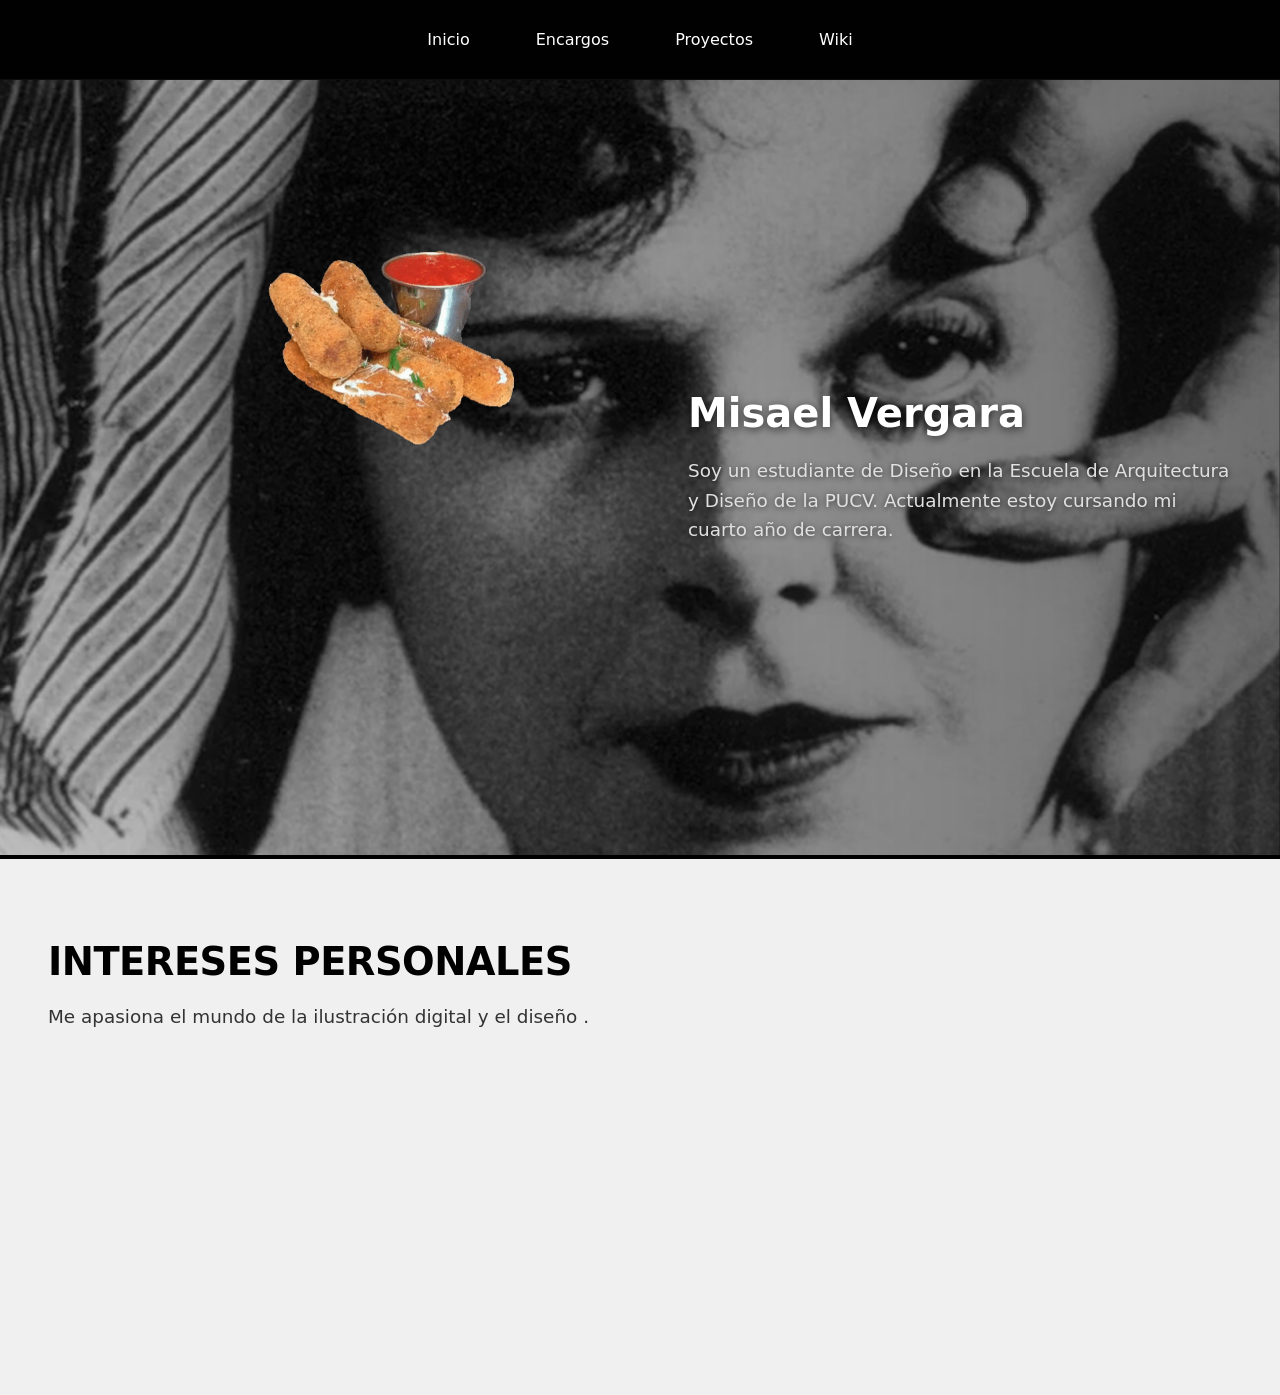
<file: index.html>
<!DOCTYPE html>
<html lang="es">
<head>
    <meta charset="UTF-8">
    <meta name="viewport" content="width=device-width, initial-scale=1.0">
    <title>Misael Vergara - Landing</title>
    <link rel="stylesheet" href="style.css">
</head>
<body>

    <div id="splash-screen" class="splash-screen"></div>

    <!-- Header / Barra de navegación -->
    <header class="header">
        <nav class="nav-buttons">
            <a href="index.html" class="nav-btn">Inicio</a>
            <a href="encargos.html" class="nav-btn">Encargos</a>
            <a href="proyectos.html" class="nav-btn">Proyectos</a>
            <a href="https://wiki.ead.pucv.cl/Misael_Vergara" class="nav-btn" target="_blank" rel="noopener noreferrer">Wiki</a>
        </nav>
    </header>

    <!-- Sección principal / Hero con parallax y blur en imagen de fondo -->
    <main class="main-section">
        <!-- Imagen de fondo que cubre todo el ancho y alto -->
        <img class="hero-bg-img" src="assets/fondo.jpg" alt="Fondo" onerror="this.style.display='none'">
        
        <!-- Capa de superposición para contraste -->
        <div class="hero-overlay"></div>

        <!-- Contenido principal situado sobre el fondo -->
        <div class="hero-content">
            <img class="hero-gif" src="assets/gif.gif" alt="Logo" onerror="this.style.display='none'">
            <div class="text-container">
                <h2>Misael Vergara</h2>
                <p>
                    Soy un estudiante de Diseño en la Escuela de Arquitectura y Diseño de la PUCV. Actualmente estoy cursando mi cuarto año de carrera.
                </p>
            </div>
        </div>
    </main>


    <section class="content-section">
        <div class="content-container">
            <h3>Intereses personales</h3>
            <p>
                Me apasiona el mundo de la ilustración digital y el diseño .
            </p>
        </div>
    </section>

    <script type="module" src="script.js"></script>
</body>
</html>
</file>
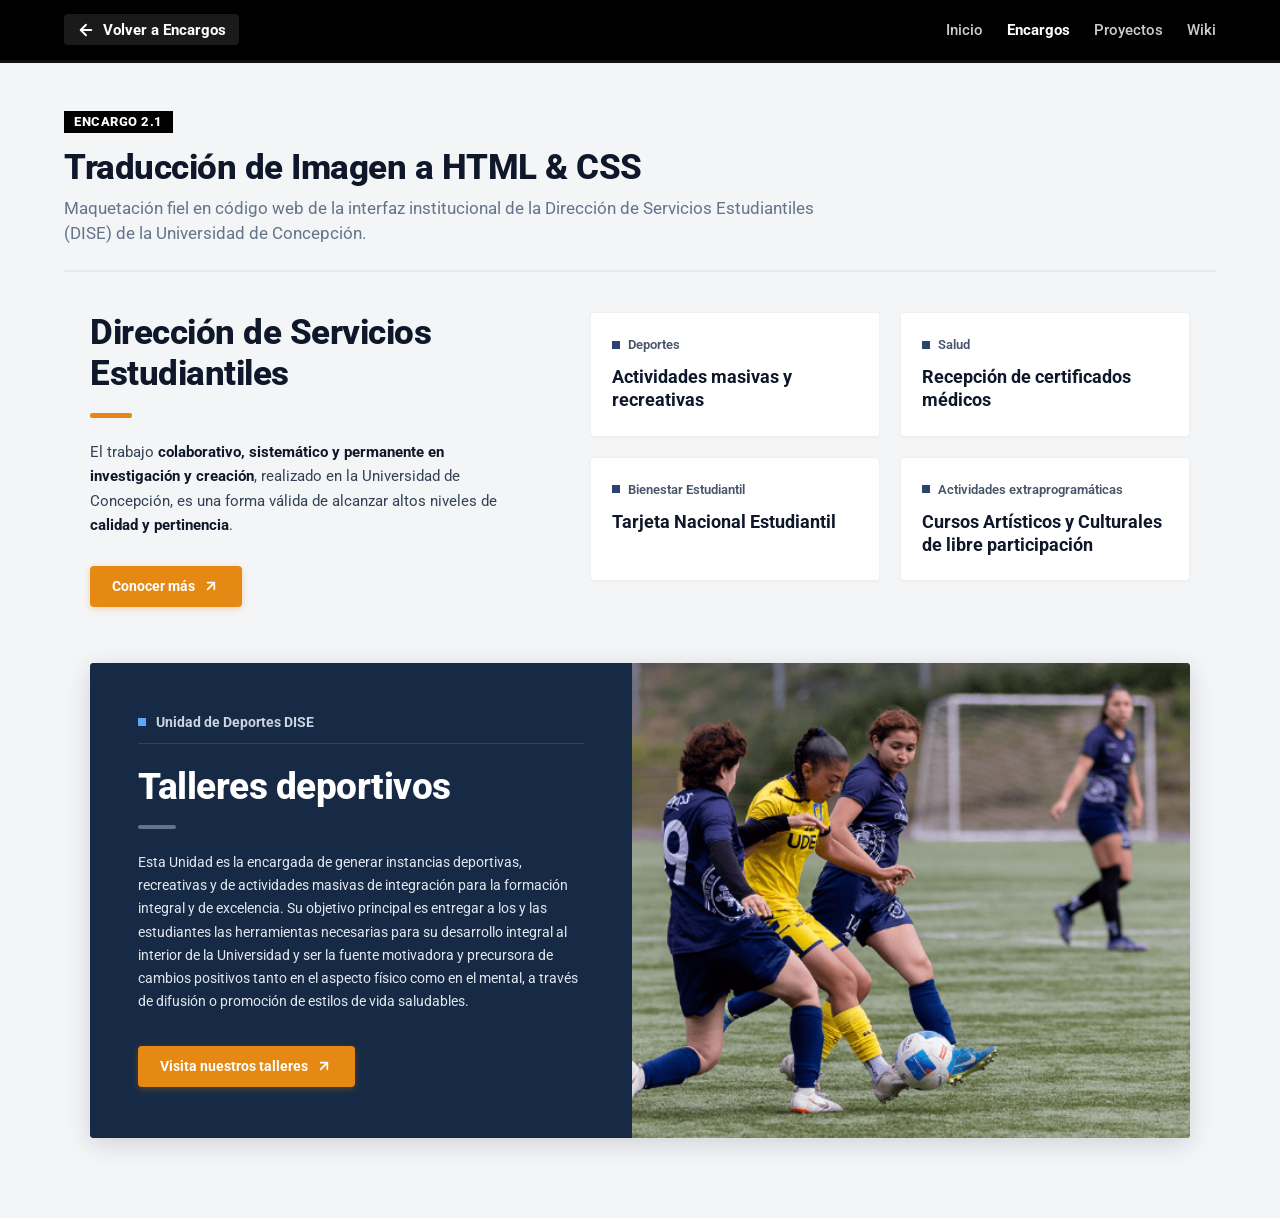
<file: encargo3.html>
<!DOCTYPE html>
<html lang="es">
<head>
    <meta charset="UTF-8">
    <meta name="viewport" content="width=device-width, initial-scale=1.0">
    <title>Misael Vergara - Encargo 03: Traducción DISE UDEC</title>
    <link rel="stylesheet" href="encargo3.css">
</head>
<body>

    <!-- Barra de navegación / Cabecera superior -->
    <header class="top-nav-bar">
        <div class="nav-container">
            <a href="encargos.html" class="back-link">
                <svg width="18" height="18" viewBox="0 0 24 24" fill="none" stroke="currentColor" stroke-width="2.5" stroke-linecap="round" stroke-linejoin="round">
                    <line x1="19" y1="12" x2="5" y2="12"></line>
                    <polyline points="12 19 5 12 12 5"></polyline>
                </svg>
                Volver a Encargos
            </a>
            <nav class="main-menu">
                <a href="index.html">Inicio</a>
                <a href="encargos.html" class="active">Encargos</a>
                <a href="proyectos.html">Proyectos</a>
                <a href="https://wiki.ead.pucv.cl/Misael_Vergara" target="_blank" rel="noopener noreferrer">Wiki</a>
            </nav>
        </div>
    </header>

    <!-- Contenedor Principal del Encargo -->
    <main class="page-container">
        <header class="encargo-header-info">
            <span class="encargo-tag">Encargo 2.1</span>
            <h1 class="encargo-title-text">Traducción de Imagen a HTML & CSS</h1>
            <p class="encargo-desc-text">Maquetación fiel en código web de la interfaz institucional de la Dirección de Servicios Estudiantiles (DISE) de la Universidad de Concepción.</p>
        </header>

        <!-- Maquetación de la Interfaz DISE UDEC -->
        <section class="dise-wrapper">
            
            <!-- Sección Superior -->
            <div class="dise-top-section">
                <!-- Columna Izquierda: Introducción y Botón -->
                <div class="dise-intro">
                    <h2 class="dise-main-title">Dirección de Servicios<br>Estudiantiles</h2>
                    <div class="dise-orange-bar"></div>
                    <p class="dise-intro-text">
                        El trabajo <strong>colaborativo, sistemático y permanente en investigación y creación</strong>, realizado en la Universidad de Concepción, es una forma válida de alcanzar altos niveles de <strong>calidad y pertinencia</strong>.
                    </p>
                    <a href="https://dise.udec.cl/" target="_blank" rel="noopener noreferrer" class="dise-btn">
                        Conocer más
                        <svg class="dise-icon" viewBox="0 0 24 24" width="16" height="16" stroke="currentColor" stroke-width="2.5" fill="none" stroke-linecap="round" stroke-linejoin="round">
                            <line x1="7" y1="17" x2="17" y2="7"></line>
                            <polyline points="7 7 17 7 17 17"></polyline>
                        </svg>
                    </a>
                </div>

                <!-- Columna Derecha: Grilla 2x2 de tarjetas -->
                <div class="dise-cards-grid">
                    <!-- Tarjeta 1 -->
                    <div class="dise-card">
                        <div class="dise-card-tag">
                            <span class="dise-tag-square"></span>
                            <span>Deportes</span>
                        </div>
                        <h3 class="dise-card-title">Actividades masivas y recreativas</h3>
                    </div>

                    <!-- Tarjeta 2 -->
                    <div class="dise-card">
                        <div class="dise-card-tag">
                            <span class="dise-tag-square"></span>
                            <span>Salud</span>
                        </div>
                        <h3 class="dise-card-title">Recepción de certificados médicos</h3>
                    </div>

                    <!-- Tarjeta 3 -->
                    <div class="dise-card">
                        <div class="dise-card-tag">
                            <span class="dise-tag-square"></span>
                            <span>Bienestar Estudiantil</span>
                        </div>
                        <h3 class="dise-card-title">Tarjeta Nacional Estudiantil</h3>
                    </div>

                    <!-- Tarjeta 4 -->
                    <div class="dise-card">
                        <div class="dise-card-tag">
                            <span class="dise-tag-square"></span>
                            <span>Actividades extraprogramáticas</span>
                        </div>
                        <h3 class="dise-card-title">Cursos Artísticos y Culturales de libre participación</h3>
                    </div>
                </div>
            </div>

            <!-- Sección Inferior: Banner Talleres Deportivos -->
            <div class="dise-banner-card">
                <div class="dise-banner-info">
                    <div class="dise-banner-tag">
                        <span class="dise-banner-tag-square"></span>
                        <span>Unidad de Deportes DISE</span>
                    </div>
                    <h2 class="dise-banner-title">Talleres deportivos</h2>
                    <div class="dise-slate-bar"></div>
                    <p class="dise-banner-text">
                        Esta Unidad es la encargada de generar instancias deportivas, recreativas y de actividades masivas de integración para la formación integral y de excelencia. Su objetivo principal es entregar a los y las estudiantes las herramientas necesarias para su desarrollo integral al interior de la Universidad y ser la fuente motivadora y precursora de cambios positivos tanto en el aspecto físico como en el mental, a través de difusión o promoción de estilos de vida saludables.
                    </p>
                    <a href="https://dise.udec.cl" target="_blank" rel="noopener noreferrer" class="dise-btn dise-banner-btn">
                        Visita nuestros talleres
                        <svg class="dise-icon" viewBox="0 0 24 24" width="16" height="16" stroke="currentColor" stroke-width="2.5" fill="none" stroke-linecap="round" stroke-linejoin="round">
                            <line x1="7" y1="17" x2="17" y2="7"></line>
                            <polyline points="7 7 17 7 17 17"></polyline>
                        </svg>
                    </a>
                </div>
                <div class="dise-banner-img-wrapper">
                    <img src="assets/deportes.png" alt="Talleres Deportivos UDEC" class="dise-banner-img">
                </div>
            </div>

        </section>
    </main>

</body>
</html>
</file>
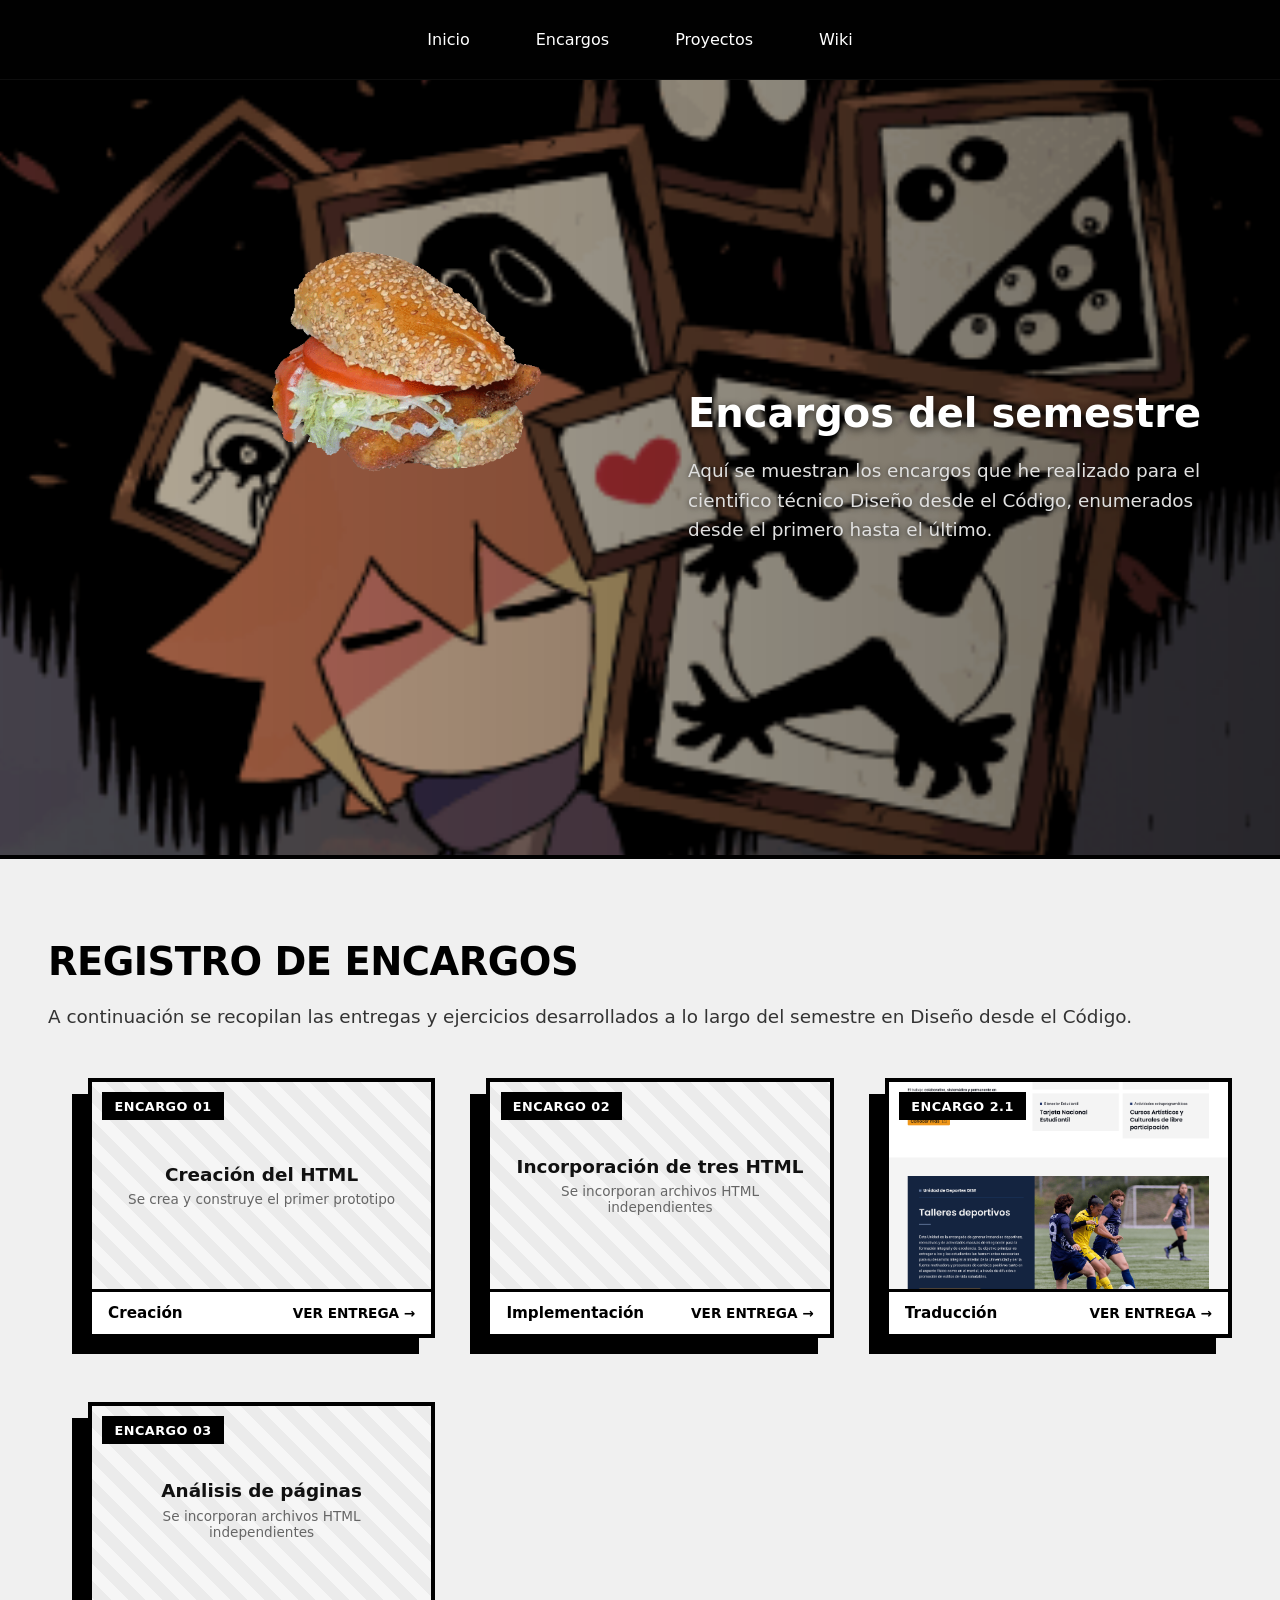
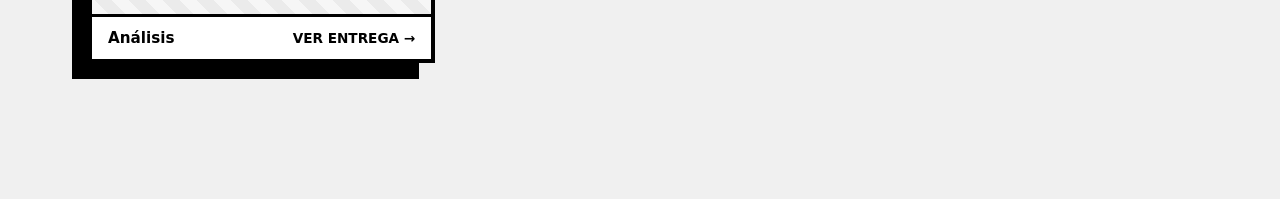
<file: encargos.html>
<!DOCTYPE html>
<html lang="es">
<head>
    <meta charset="UTF-8">
    <meta name="viewport" content="width=device-width, initial-scale=1.0">
    <title>Misael Vergara - Encargos</title>
    <link rel="stylesheet" href="style.css">
</head>
<body>

    <div id="splash-screen" class="splash-screen"></div>

    <!-- Header / Barra de navegación -->
    <header class="header">
        <nav class="nav-buttons">
            <a href="index.html" class="nav-btn">Inicio</a>
            <a href="encargos.html" class="nav-btn">Encargos</a>
            <a href="proyectos.html" class="nav-btn">Proyectos</a>
            <a href="https://wiki.ead.pucv.cl/Misael_Vergara" class="nav-btn" target="_blank" rel="noopener noreferrer">Wiki</a>
        </nav>
    </header>

    <!-- Sección principal / Hero con parallax y blur en imagen de fondo -->
    <main class="main-section">
        <!-- Imagen de fondo que cubre todo el ancho y alto -->
        <img class="hero-bg-img" src="assets/fondo1.png" alt="Fondo" onerror="this.style.display='none'">
        
        <!-- Capa de superposición para contraste -->
        <div class="hero-overlay"></div>

        <!-- Contenido principal situado sobre el fondo -->
        <div class="hero-content">
            <div class="text-container">
                <img class="hero-gif" src="assets/gif1.gif" alt="Logo" onerror="this.style.display='none'">
                <h2>Encargos del semestre</h2>
                <p>
                    Aquí se muestran los encargos que he realizado para el cientifico técnico Diseño desde el Código, enumerados desde el primero hasta el último.
                </p>
            </div>
        </div>
    </main>

    <!-- Sección de contenido: Galería de Encargos -->
    <section class="content-section">
        <div class="content-container">
            <h3>Registro de Encargos</h3>
            <p>
                A continuación se recopilan las entregas y ejercicios desarrollados a lo largo del semestre en Diseño desde el Código.
            </p>

            <!-- Galería de 3 columnas (ordenada de izquierda a derecha) -->
            <div class="encargos-grid">
                
                <!-- Encargo 01 -->
                <a href="https://wiki.ead.pucv.cl/Encargo_1/_Misael_Vergara/Dis._Desde_el_c%C3%B3digo_2026." target="_blank" rel="noopener noreferrer" class="encargo-card">
                    <div class="encargo-img-wrapper">
                        <span class="encargo-badge">Encargo 01</span>
                        <div class="encargo-placeholder">
                            <span class="encargo-placeholder-title">Creación del HTML</span>
                            <span class="encargo-placeholder-sub">Se crea y construye el primer prototipo</span>
                        </div>
                    </div>
                    <div class="encargo-footer">
                        <h4 class="encargo-title">Creación</h4>
                        <span class="encargo-link-text">Ver entrega →</span>
                    </div>
                </a>

                <!-- Encargo 02 -->
                <a href="https://wiki.ead.pucv.cl/Encargo_2/_Misael_Vergara/Dis._Desde_el_C%C3%B3digo_2026" target="_blank" rel="noopener noreferrer" class="encargo-card">
                    <div class="encargo-img-wrapper">
                        <span class="encargo-badge">Encargo 02</span>
                        <div class="encargo-placeholder">
                            <span class="encargo-placeholder-title">Incorporación de tres HTML</span>
                            <span class="encargo-placeholder-sub">Se incorporan archivos HTML independientes </span>
                        </div>
                    </div>
                    <div class="encargo-footer">
                        <h4 class="encargo-title">Implementación</h4>
                        <span class="encargo-link-text">Ver entrega →</span>
                    </div>
                </a>

                <!-- Encargo 02.1 -->
                <a href="encargo3.html" class="encargo-card">
                    <div class="encargo-img-wrapper">
                        <span class="encargo-badge">Encargo 2.1</span>
                        <img src="assets/encargo3-preview.png" alt="Traducción de imagen DISE UDEC">
                    </div>
                    <div class="encargo-footer">
                        <h4 class="encargo-title">Traducción</h4>
                        <span class="encargo-link-text">Ver entrega →</span>
                    </div>
                </a>
                
                                <!-- Encargo 03 -->
                <a href="www.url.com" target="_blank" rel="noopener noreferrer" class="encargo-card">
                    <div class="encargo-img-wrapper">
                        <span class="encargo-badge">Encargo 03</span>
                        <div class="encargo-placeholder">
                            <span class="encargo-placeholder-title">Análisis de páginas</span>
                            <span class="encargo-placeholder-sub">Se incorporan archivos HTML independientes </span>
                        </div>
                    </div>
                    <div class="encargo-footer">
                        <h4 class="encargo-title">Análisis</h4>
                        <span class="encargo-link-text">Ver entrega →</span>
                    </div>
                </a>
            </div>
        </div>
    </section>

    <script type="module" src="script.js"></script>
</body>
</html>
</file>
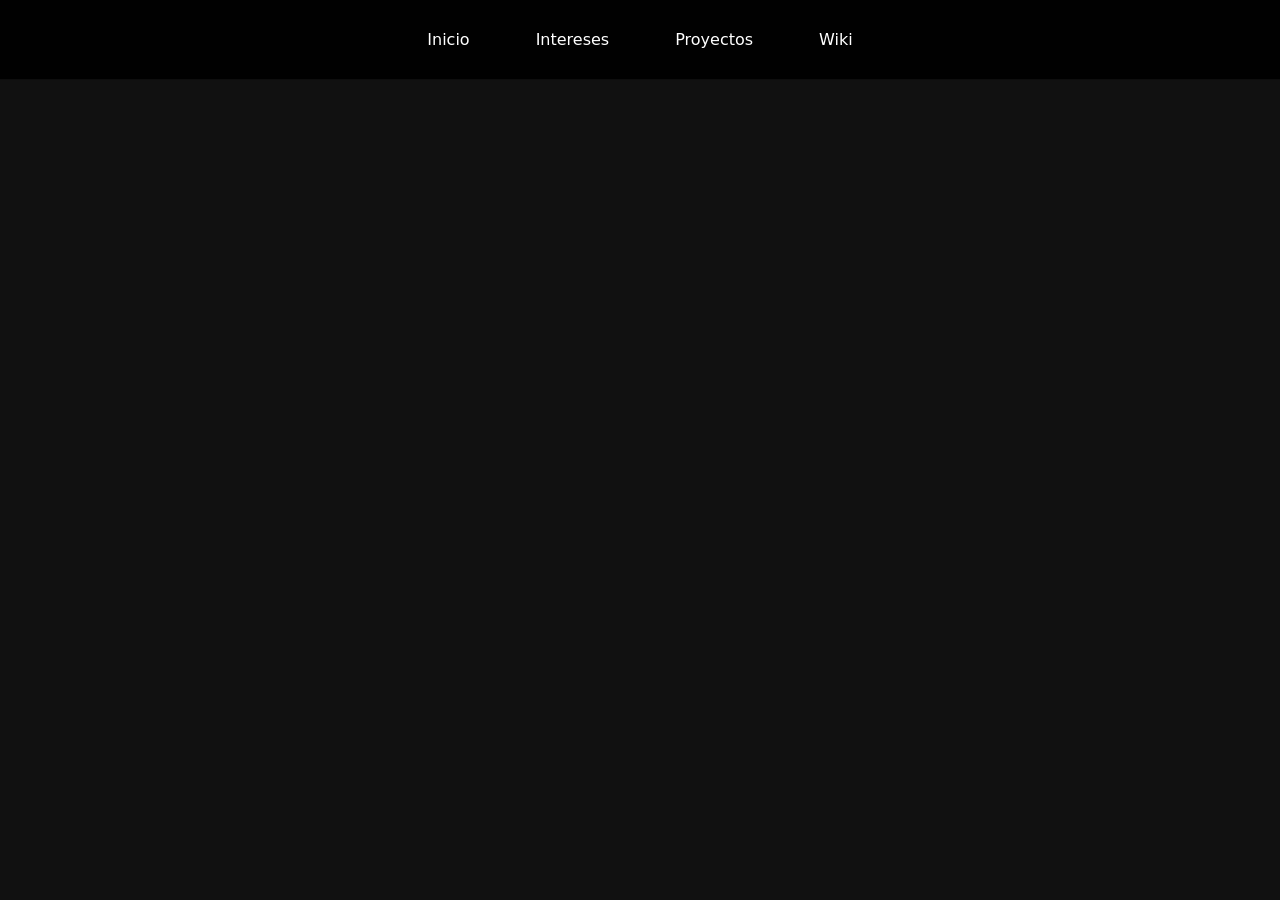
<file: intereses.html>
<!DOCTYPE html>
<html lang="es">
<head>
    <meta charset="UTF-8">
    <meta name="viewport" content="width=device-width, initial-scale=1.0">
    <title>Misael Vergara - Intereses</title>
    <link rel="stylesheet" href="style.css">
</head>
<body>

    <div id="splash-screen" class="splash-screen"></div>

    <!-- Header / Barra de navegación -->
    <header class="header">
        <nav class="nav-buttons">
            <a href="index.html"><button class="nav-btn">Inicio</button></a>
            <button class="nav-btn">Intereses</button>
            <a href="proyectos.html"><button class="nav-btn">Proyectos</button></a>
            <a href="https://wiki.ead.pucv.cl/Misael_Vergara"><button class="nav-btn">Wiki</button></a>
        </nav>
    </header>

     <script type="module" src="script.js"></script>
</body>
</html>
</file>
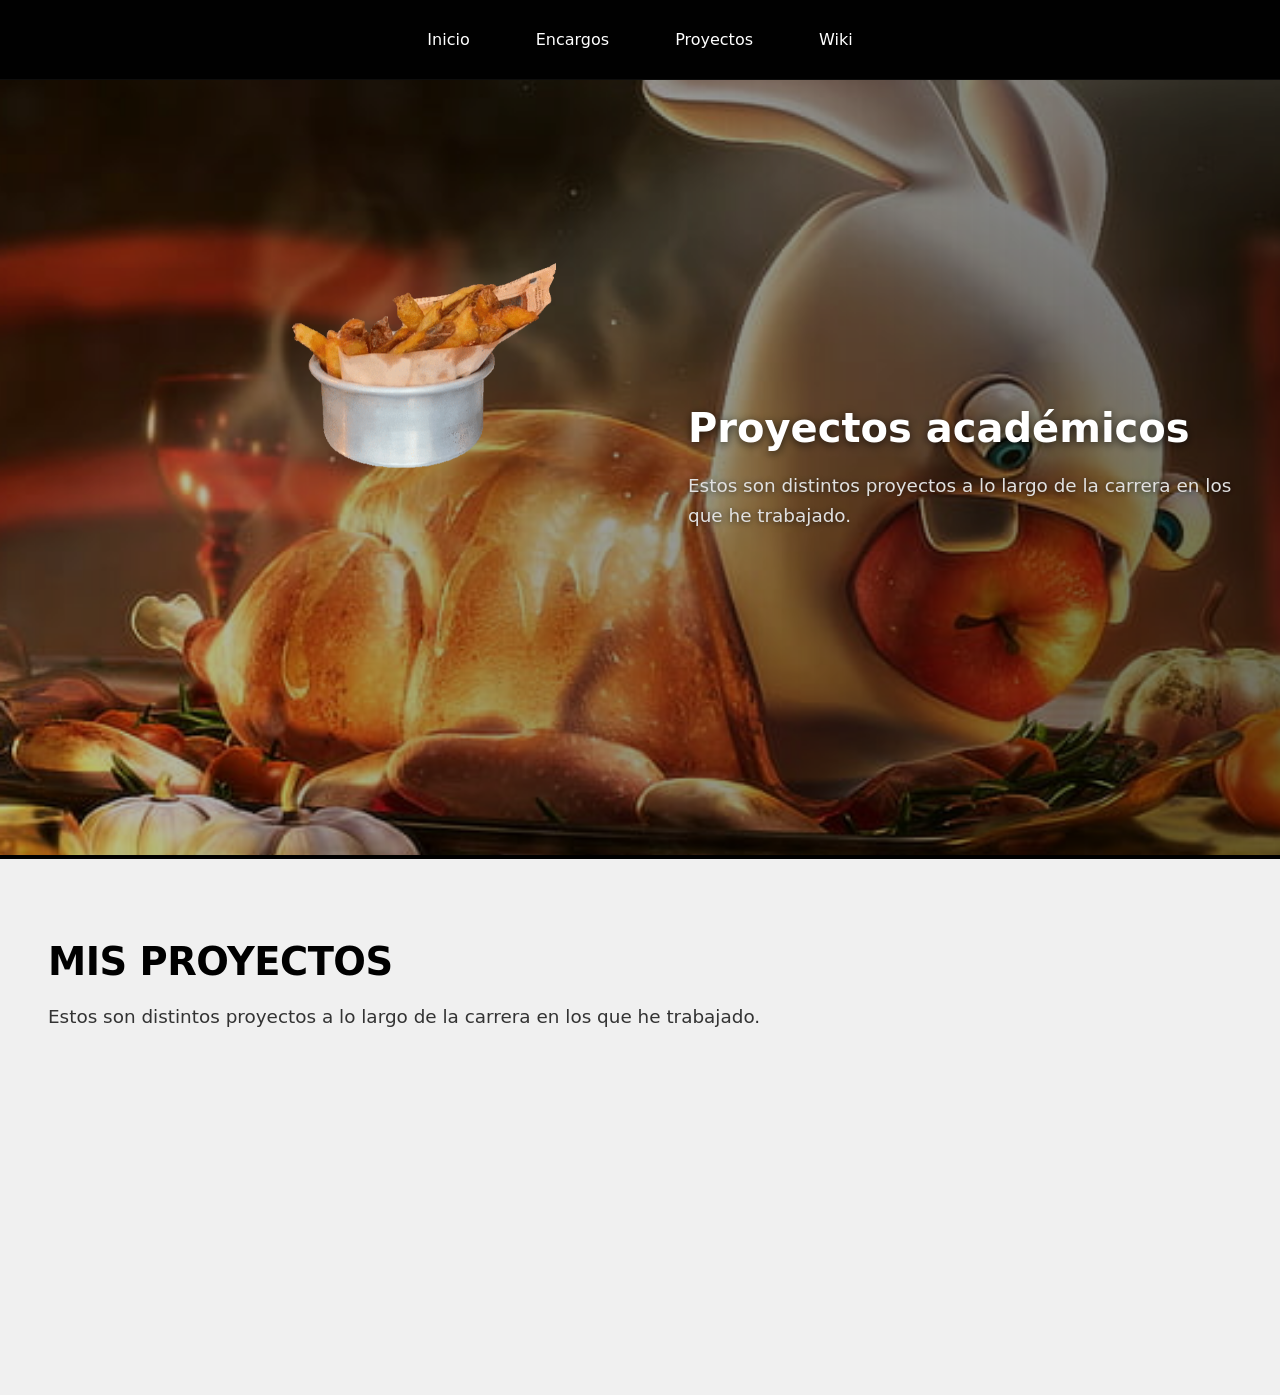
<file: proyectos.html>
<!DOCTYPE html>
<html lang="es">
<head>
    <meta charset="UTF-8">
    <meta name="viewport" content="width=device-width, initial-scale=1.0">
    <title>Misael Vergara - Mis Proyectos</title>
    <link rel="stylesheet" href="style.css">
</head>
<body>

    <div id="splash-screen" class="splash-screen"></div>

    <!-- Header / Barra de navegación -->
    <header class="header">
        <nav class="nav-buttons">
            <a href="index.html" class="nav-btn">Inicio</a>
            <a href="encargos.html" class="nav-btn">Encargos</a>
            <a href="proyectos.html" class="nav-btn">Proyectos</a>
            <a href="https://wiki.ead.pucv.cl/Misael_Vergara" class="nav-btn" target="_blank" rel="noopener noreferrer">Wiki</a>
        </nav>
    </header>

      <!-- Sección principal / Hero con parallax y blur en imagen de fondo -->
    <main class="main-section">
        <!-- Imagen de fondo que cubre todo el ancho y alto -->
        <img class="hero-bg-img" src="assets/fondo2.jpg" alt="Fondo" onerror="this.style.display='none'">
        
        <!-- Capa de superposición para contraste -->
        <div class="hero-overlay"></div>

        <!-- Contenido principal situado sobre el fondo -->
        <div class="hero-content">
            <img class="hero-gif" src="assets/gif2.gif" alt="Logo" onerror="this.style.display='none'">
            <div class="text-container">
                <h2>Proyectos académicos</h2>
                <p>
                    Estos son distintos proyectos a lo largo de la carrera en los que he trabajado.
                </p>
            </div>
        </div>
    </main>


    <section class="content-section">
        <div class="content-container">
            <h3>Mis proyectos</h3>
            <p>
                Estos son distintos proyectos a lo largo de la carrera en los que he trabajado.
            </p>
        </div>
    </section>

     <script type="module" src="script.js"></script>
</body>
</html>
</file>
<file: style.css>
* {
    box-sizing: border-box;
}

body, html {
    margin: 0;
    padding: 0;
    overflow-x: hidden;
    font-family: system-ui, -apple-system, BlinkMacSystemFont, 'Segoe UI', Roboto, Oxygen, Ubuntu, Cantarell, sans-serif;
    background-color: #111;
    color: #fff;
}

/*-- Splash Screen Animada --*/ 

.splash-screen {
    position: fixed;
    top: 50%;
    left: 50%;
    width: 0;
    height: 0;
    border-radius: 50%;
    background: transparent;
    /* Un sombreado blanco gigante que cubre toda la pantalla inicialmente */
    box-shadow: 0 0 0 200vmax white;
    z-index: 9999;
    transform: translate(-50%, -50%);
    pointer-events: none;
}

.splash-screen.animate {
    animation: reveal 0.5s ease-in-out forwards;
}

/* La animación que agranda el círculo transparente */
@keyframes reveal {
    0% {
        width: 0;
        height: 0;
    }
    100% {
        /* Aumentamos el ancho y alto a un tamaño mayor que la pantalla */
        width: 300vmax;
        height: 300vmax;
    }
}

/*-- Header --*/

.header {
    width: 100%;
    height: 5em;
    background-color: rgba(0, 0, 0, 0.9);
    backdrop-filter: blur(10px);
    display: flex;
    justify-content: center;
    align-items: center;
    position: sticky;
    top: 0;
    z-index: 1000;
    border-bottom: 1px solid rgba(255, 255, 255, 0.05);
}

.nav-buttons {
    display: flex;
    gap: 2em;
    align-items: center;
    justify-content: center;
}

.nav-buttons a {
    text-decoration: none;
}

.nav-btn {
    color: #ffffff;
    background: transparent;
    border: 1px solid transparent;
    font-size: 1rem;
    font-weight: 500;
    cursor: pointer;
    padding: 0.5em 1em;
    border-radius: 4px;
    transition: all 0.2s ease-in-out;
    font-family: inherit;
    display: inline-flex;
    align-items: center;
    justify-content: center;
    text-decoration: none;
}

.nav-btn:hover {
    background-color: rgba(255, 255, 255, 0.1);
    border-color: rgba(255, 255, 255, 0.2);
}

/*-- Sección Principal (Cuerpo con imagen de fondo y parallax) --*/

.main-section {
    position: relative;
    width: 100%;
    min-height: calc(95vh - 5em);
    display: flex;
    align-items: center;
    overflow: hidden;
    background-color: #1a1a1a;
}

/* Imagen de fondo a pantalla completa con soporte de Parallax y Blur */
.hero-bg-img {
    position: absolute;
    top: -10%;
    left: 0;
    width: 100%;
    height: 125%; /* Altura extra para cubrir el desplazamiento del parallax */
    object-fit: cover;
    object-position: center;
    z-index: 1;
    will-change: transform, filter;
    transform: translate3d(0, 0, 0);
    filter: blur(0px);
}

/* Capa de oscurecimiento con gradiente suave */
.hero-overlay {
    position: absolute;
    top: 0;
    left: 0;
    width: 100%;
    height: 100%;
    background: linear-gradient(to right, rgba(0, 0, 0, 0.35), rgba(0, 0, 0, 0.8));
    z-index: 2;
    pointer-events: none;
    transition: opacity 0.1s ease-out;
}

/* Contenedor del contenido situado sobre el fondo */
.hero-content {
    position: relative;
    z-index: 3;
    width: 100%;
    display: flex;
    justify-content: flex-end; /* Posiciona el bloque hacia la mitad derecha */
}

.hero-gif {
    position: fixed;
    left: 15em;
    top: 15em;
    width: 20em;
    height: auto;
}

.text-container {
    width: 50%;
    padding-left: 3em;  /* Margen de 3em respecto al centro de la pantalla */
    padding-right: 3em; /* Margen de 3em respecto al borde derecho de la pantalla */
    display: flex;
    flex-direction: column;
    justify-content: center;
}

.text-container h2 {
    font-size: 2.5rem;
    margin: 0 0 0.5em 0;
    color: #ffffff;
    text-shadow: 0 2px 10px rgba(0, 0, 0, 0.7);
}

.text-container p {
    font-size: 1.15rem;
    line-height: 1.6;
    color: #e0e0e0;
    margin: 0;
    text-shadow: 0 1px 6px rgba(0, 0, 0, 0.7);
}

/*-- Sección de contenido / Galería de Encargos --*/

.content-section {
    position: relative;
    z-index: 4;
    background-color: #f0f0f0;
    color: #000;
    padding: 5em 3em 6em 3em;
    min-height: 60vh;
    border-top: 4px solid #000000;
}

.content-container {
    max-width: 1200px;
    margin: 0 auto;
}

.content-container h3 {
    font-size: 2.4rem;
    margin: 0 0 0.3em 0;
    color: #000000;
    font-weight: 800;
    text-transform: uppercase;
    letter-spacing: -0.5px;
}

.content-container p {
    font-size: 1.15rem;
    line-height: 1.6;
    color: #333333;
    margin-bottom: 2.5em;
}

/*-- Galería de 3 columnas con orden de izquierda a derecha --*/

.encargos-grid {
    display: grid;
    grid-template-columns: repeat(3, 1fr);
    gap: 4em 3.2em;
    margin-top: 2em;
    padding-left: 2.5em;  /* Margen interno para la sombra de 2em hacia la izquierda */
    padding-bottom: 2.5em; /* Margen interno para la sombra de 2em hacia abajo */
}

/* Bloque 4:3 con bordes rectos, borde negro grueso y sombra sólida */
.encargo-card {
    position: relative;
    aspect-ratio: 4 / 3;
    background-color: #ffffff;
    border: 4px solid #000000;
    border-radius: 0px; /* Bordes rectos */
    /* Sombra 100% opacidad: 1em a la izquierda (-1em) y 1em abajo (1em) sin blur */
    box-shadow: -1em 1em 0px #000000;
    text-decoration: none;
    color: #000000;
    display: flex;
    flex-direction: column;
    overflow: hidden;
    cursor: pointer;
    transition: transform 0.25s cubic-bezier(0.2, 0, 0.2, 1), box-shadow 0.25s cubic-bezier(0.2, 0, 0.2, 1);
    z-index: 1;
}

/* Efecto hover: se agranda ligeramente sobre la pantalla para ampliar la vista */
.encargo-card:hover {
    box-shadow: -1.5em 1.5em 0px #000000;
    transform: scale(1.08);
    z-index: 20;
}

.encargo-img-wrapper {
    position: relative;
    flex: 1;
    width: 100%;
    height: 100%;
    background-color: #e5e5e5;
    overflow: hidden;
    display: flex;
    align-items: center;
    justify-content: center;
}

.encargo-img-wrapper img {
    width: 100%;
    height: 100%;
    object-fit: cover;
    display: block;
    border-radius: 0;
    transition: transform 0.35s ease;
}

.encargo-card:hover .encargo-img-wrapper img {
    transform: scale(1.05);
}

.encargo-badge {
    position: absolute;
    top: 0.8em;
    left: 0.8em;
    background-color: #000000;
    color: #ffffff;
    font-size: 0.8rem;
    font-weight: 800;
    padding: 0.35em 0.8em;
    border-radius: 0; /* Bordes rectos */
    border: 2px solid #000000;
    z-index: 3;
    text-transform: uppercase;
    letter-spacing: 0.5px;
}

.encargo-placeholder {
    display: flex;
    flex-direction: column;
    align-items: center;
    justify-content: center;
    gap: 0.4em;
    text-align: center;
    padding: 1.5em;
    width: 100%;
    height: 100%;
    background: repeating-linear-gradient(
        45deg,
        #f6f6f6,
        #f6f6f6 12px,
        #ebebeb 12px,
        #ebebeb 24px
    );
}

.encargo-placeholder-title {
    font-size: 1.15rem;
    font-weight: 800;
    color: #111111;
}

.encargo-placeholder-sub {
    font-size: 0.85rem;
    color: #666666;
    font-weight: 500;
}

.encargo-footer {
    background-color: #ffffff;
    border-top: 3px solid #000000;
    padding: 0.75em 1em;
    display: flex;
    align-items: center;
    justify-content: space-between;
    gap: 0.5em;
    z-index: 2;
}

.encargo-title {
    font-size: 0.95rem;
    font-weight: 800;
    margin: 0;
    color: #000000;
    white-space: nowrap;
    overflow: hidden;
    text-overflow: ellipsis;
}

.encargo-link-text {
    font-size: 0.85rem;
    font-weight: 800;
    color: #000000;
    white-space: nowrap;
    text-transform: uppercase;
}

/* Responsividad */
@media (max-width: 1024px) {
    .encargos-grid {
        grid-template-columns: repeat(2, 1fr);
        gap: 3.5em 2.5em;
    }
}

@media (max-width: 768px) {
    .main-section {
        min-height: calc(100vh - 5em);
        padding: 3em 0;
    }

    .hero-content {
        justify-content: center;
    }

    .text-container {
        width: 100%;
        padding-left: 1.5em;
        padding-right: 1.5em;
        text-align: center;
    }

    .text-container h2 {
        font-size: 1.8rem;
    }

    .content-section {
        padding: 3.5em 1.5em 5em 1.5em;
    }

    /* Columna única para celulares */
    .encargos-grid {
        grid-template-columns: 1fr;
        gap: 3.5em;
        padding-left: 2em;
        padding-bottom: 2em;
    }

    .encargo-card:hover {
        transform: scale(1.04);
    }

    .nav-buttons {
        gap: 0.8em;
    }
    
    .nav-btn {
        padding: 0.4em 0.6em;
        font-size: 0.9rem;
    }
}
</file>
<file: encargo3.css>
@font-face {
  font-family: 'Roboto';
  src: url('assets/Roboto-VariableFont_wdth,wght.ttf') format('truetype');
}

* {
    box-sizing: border-box;
    margin: 0;
    padding: 0;
}

body {
    font-family: Roboto, -apple-system, BlinkMacSystemFont, 'Segoe UI', Roboto, Helvetica, Arial, sans-serif;
    background-color: #f4f5f7;
    color: #1e293b;
    min-height: 100vh;
    display: flex;
    flex-direction: column;
}

/*-- Barra de Navegación Superior --*/
.top-nav-bar {
    background-color: #000000;
    color: #ffffff;
    width: 100%;
    position: sticky;
    top: 0;
    z-index: 100;
    border-bottom: 3px solid #111111;
}

.nav-container {
    max-width: 1200px;
    margin: 0 auto;
    padding: 0.9rem 1.5rem;
    display: flex;
    align-items: center;
    justify-content: space-between;
}

.back-link {
    color: #ffffff;
    text-decoration: none;
    font-weight: 700;
    font-size: 0.95rem;
    display: inline-flex;
    align-items: center;
    gap: 0.5rem;
    padding: 0.4rem 0.8rem;
    background-color: rgba(255, 255, 255, 0.1);
    border-radius: 4px;
    transition: background-color 0.2s ease, transform 0.2s ease;
}

.back-link:hover {
    background-color: #ffffff;
    color: #000000;
    transform: translateX(-3px);
}

.main-menu {
    display: flex;
    gap: 1.5rem;
    align-items: center;
}

.main-menu a {
    color: #cccccc;
    text-decoration: none;
    font-size: 0.95rem;
    font-weight: 500;
    transition: color 0.2s ease;
}

.main-menu a:hover,
.main-menu a.active {
    color: #ffffff;
    font-weight: 700;
}

/*-- Encabezado del Encargo --*/
.page-container {
    max-width: 1200px;
    width: 100%;
    margin: 0 auto;
    padding: 3rem 1.5rem 5rem 1.5rem;
    flex: 1;
}

.encargo-header-info {
    margin-bottom: 2.5rem;
    border-bottom: 2px solid #e2e8f0;
    padding-bottom: 1.5rem;
}

.encargo-tag {
    display: inline-block;
    background-color: #000000;
    color: #ffffff;
    font-size: 0.8rem;
    font-weight: 800;
    text-transform: uppercase;
    letter-spacing: 0.5px;
    padding: 0.3em 0.8em;
    margin-bottom: 0.8rem;
}

.encargo-title-text {
    font-size: 2.2rem;
    font-weight: 800;
    color: #0f172a;
    margin-bottom: 0.5rem;
    letter-spacing: -0.5px;
}

.encargo-desc-text {
    font-size: 1.05rem;
    color: #64748b;
    max-width: 800px;
    line-height: 1.5;
}

/* ==========================================================================
   MAQUETACIÓN DE LA INTERFAZ DISE UDEC
   ========================================================================== */

.dise-wrapper {
    max-width: 1100px;
    margin: 0 auto;
    background-color: #f4f5f7;
}

/* Sección Superior */
.dise-top-section {
    display: grid;
    grid-template-columns: 1fr 1.35fr;
    gap: 3.5rem;
    margin-bottom: 3.5rem;
    align-items: start;
}

.dise-intro {
    display: flex;
    flex-direction: column;
    align-items: flex-start;
}

.dise-main-title {
    font-size: 2.2rem;
    font-weight: 800;
    color: #0f172a;
    line-height: 1.15;
    margin: 0 0 1.2rem 0;
    letter-spacing: -0.5px;
}

.dise-orange-bar {
    width: 42px;
    height: 5px;
    background-color: #e58914;
    margin-bottom: 1.4rem;
    border-radius: 2px;
}

.dise-intro-text {
    font-size: 0.95rem;
    color: #334155;
    line-height: 1.6;
    margin: 0 0 1.8rem 0;
}

.dise-intro-text strong {
    color: #0f172a;
    font-weight: 700;
}

.dise-btn {
    background-color: #e58914;
    color: #ffffff !important;
    text-decoration: none;
    font-size: 0.9rem;
    font-weight: 700;
    padding: 0.75rem 1.4rem;
    border-radius: 4px;
    display: inline-flex;
    align-items: center;
    gap: 0.5rem;
    transition: background-color 0.2s ease, transform 0.2s ease;
    border: none;
    box-shadow: 0 2px 6px rgba(229, 137, 20, 0.3);
}

.dise-btn:hover {
    background-color: #d17808;
    transform: translateY(-2px);
}

.dise-icon {
    display: inline-block;
    transition: transform 0.2s ease;
}

.dise-btn:hover .dise-icon {
    transform: translate(2px, -2px);
}

/* Grilla 2x2 de Tarjetas */
.dise-cards-grid {
    display: grid;
    grid-template-columns: 1fr 1fr;
    gap: 1.25rem;
}

.dise-card {
    background-color: #ffffff;
    padding: 1.5rem 1.3rem;
    border-radius: 4px;
    display: flex;
    flex-direction: column;
    justify-content: flex-start;
    border: 1px solid rgba(0, 0, 0, 0.06);
    box-shadow: 0 1px 3px rgba(0, 0, 0, 0.03);
    transition: transform 0.2s ease, box-shadow 0.2s ease;
}

.dise-card:hover {
    transform: translateY(-3px);
    box-shadow: 0 6px 16px rgba(0, 0, 0, 0.08);
}

.dise-card-tag {
    display: flex;
    align-items: center;
    gap: 0.5rem;
    font-size: 0.8rem;
    font-weight: 600;
    color: #475569;
    margin-bottom: 0.8rem;
}

.dise-tag-square {
    width: 8px;
    height: 8px;
    background-color: #2b4570;
    display: inline-block;
    flex-shrink: 0;
}

.dise-card-title {
    font-size: 1.12rem;
    font-weight: 700;
    color: #0f172a;
    line-height: 1.3;
    margin: 0;
}

/* Sección Inferior: Banner Talleres Deportivos */
.dise-banner-card {
    display: flex;
    background-color: #172a45;
    border-radius: 4px;
    overflow: hidden;
    box-shadow: 0 6px 24px rgba(15, 23, 42, 0.15);
}

.dise-banner-info {
    flex: 1;
    padding: 3.2rem 3rem;
    display: flex;
    flex-direction: column;
    justify-content: center;
    color: #ffffff;
    background-color: #172a45;
}

.dise-banner-tag {
    display: flex;
    align-items: center;
    gap: 0.6rem;
    font-size: 0.85rem;
    font-weight: 700;
    color: #cbd5e1;
    margin-bottom: 1.4rem;
    padding-bottom: 0.8rem;
    border-bottom: 1px solid rgba(255, 255, 255, 0.12);
}

.dise-banner-tag-square {
    width: 8px;
    height: 8px;
    background-color: #60a5fa;
    display: inline-block;
    flex-shrink: 0;
}

.dise-banner-title {
    font-size: 2.3rem;
    font-weight: 800;
    color: #ffffff;
    margin: 0 0 1rem 0;
    line-height: 1.15;
    letter-spacing: -0.5px;
}

.dise-slate-bar {
    width: 38px;
    height: 4px;
    background-color: #64748b;
    margin-bottom: 1.4rem;
    border-radius: 2px;
}

.dise-banner-text {
    font-size: 0.88rem;
    color: #e2e8f0;
    line-height: 1.65;
    margin: 0 0 2rem 0;
}

.dise-banner-btn {
    align-self: flex-start;
}

.dise-banner-img-wrapper {
    flex: 1.25;
    position: relative;
    min-height: 420px;
    background-color: #0f172a;
}

.dise-banner-img {
    width: 100%;
    height: 100%;
    object-fit: cover;
    object-position: center;
    display: block;
}

/* ==========================================================================
   RESPONSIVIDAD
   ========================================================================== */
@media (max-width: 900px) {
    .dise-top-section {
        grid-template-columns: 1fr;
        gap: 2.5rem;
    }

    .dise-banner-card {
        flex-direction: column;
    }

    .dise-banner-info {
        padding: 2.2rem 1.8rem;
    }

    .dise-banner-img-wrapper {
        min-height: 280px;
    }
}

@media (max-width: 600px) {
    .nav-container {
        flex-direction: column;
        gap: 0.8rem;
        align-items: flex-start;
    }

    .main-menu {
        gap: 1rem;
        font-size: 0.85rem;
    }

    .dise-cards-grid {
        grid-template-columns: 1fr;
    }

    .dise-main-title,
    .dise-banner-title {
        font-size: 1.8rem;
    }

    .encargo-title-text {
        font-size: 1.7rem;
    }
}
</file>
